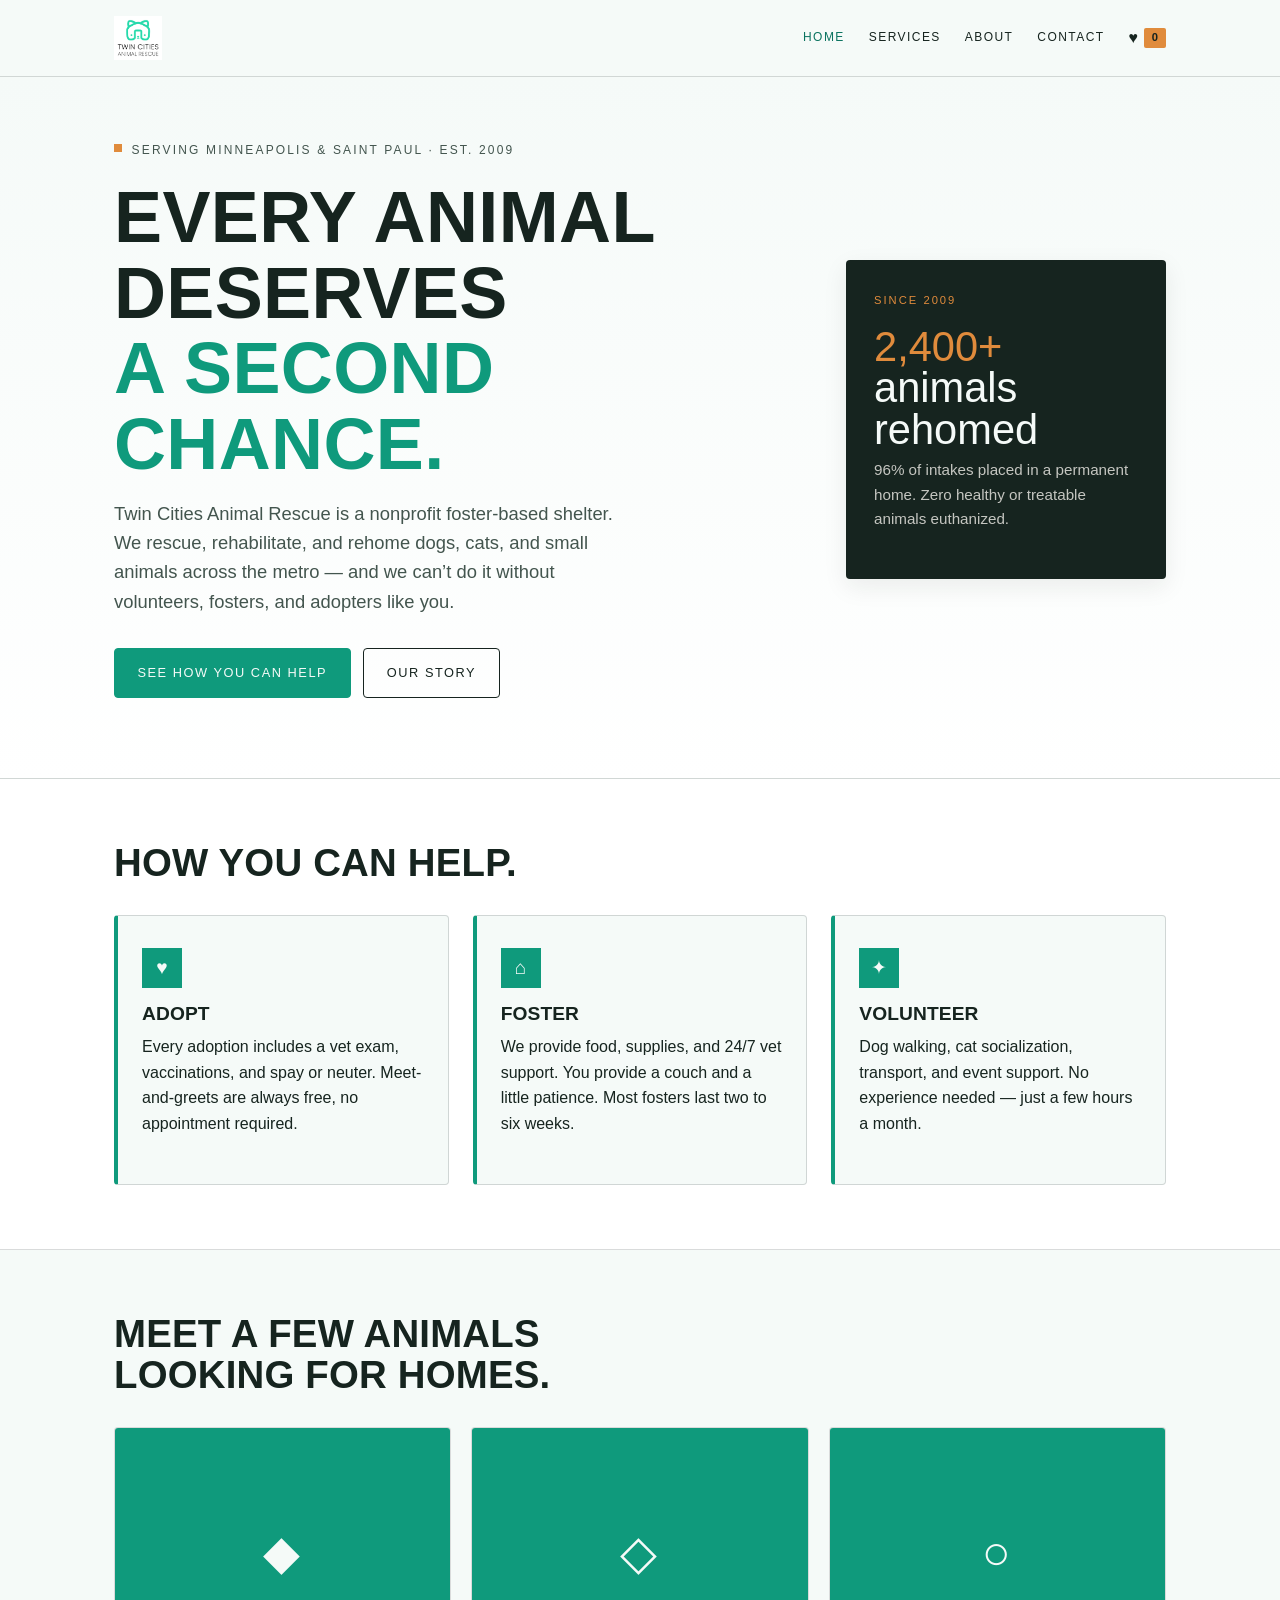
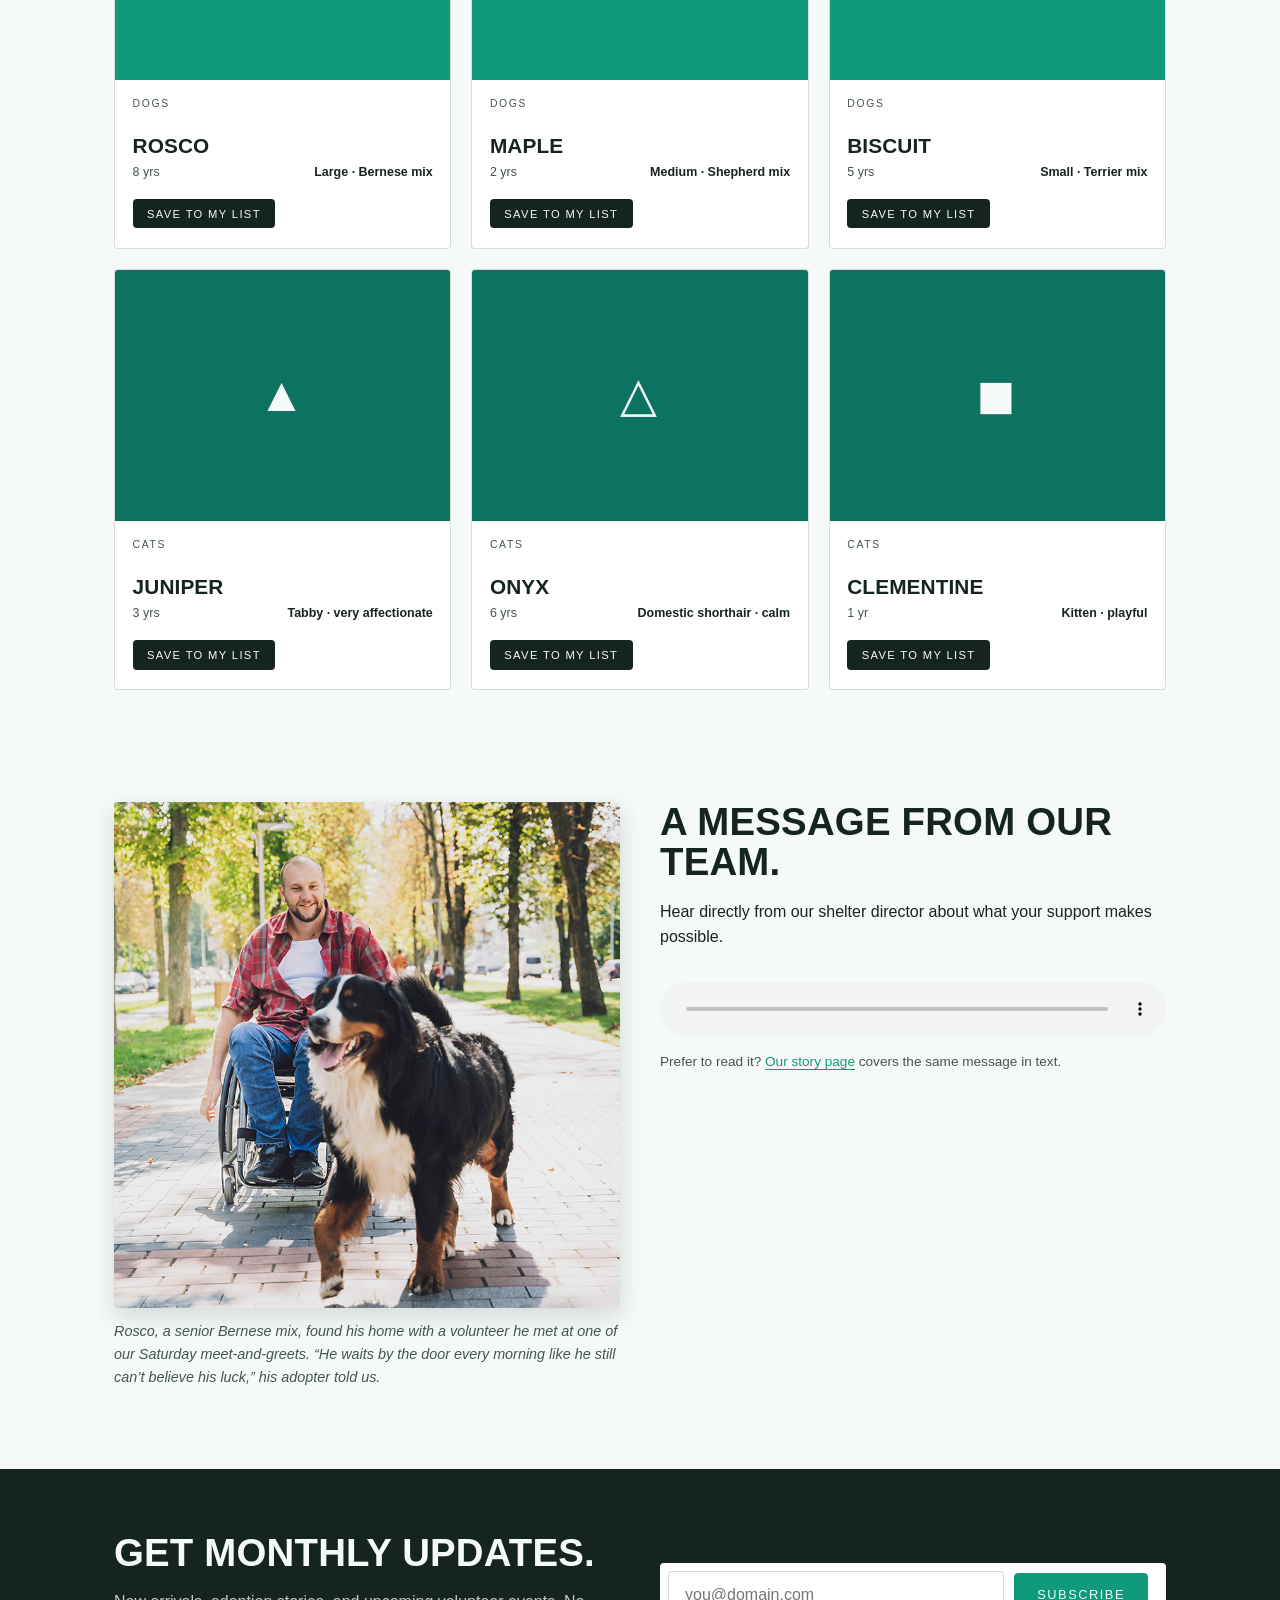
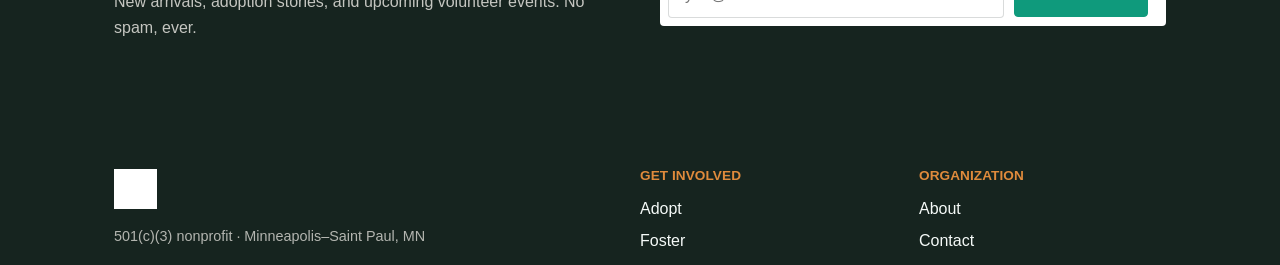
<file: index.html>
<!DOCTYPE html>
<html lang="en">
<head>
    <meta charset="UTF-8">
    <meta name="viewport" content="width=device-width, initial-scale=1.0">
    <meta name="description" content="Twin Cities Animal Rescue — a nonprofit finding loving homes for dogs, cats, and small animals across the Twin Cities. Adopt, foster, or volunteer today.">
    <title>Twin Cities Animal Rescue — Adopt, Foster, Volunteer</title>
    <link rel="stylesheet" href="styles.css">
</head>
<body>
    <a class="skip-link" href="#main">Skip to main content</a>

    <header class="site-header" role="banner">
        <div class="container header-inner">
            <a class="brand" href="index.html" aria-label="Twin Cities Animal Rescue home">
                <img class="brand-logo" src="assets/rescue-logo.png" alt="Twin Cities Animal Rescue logo">
            </a>

            <button class="nav-toggle" id="nav-toggle" aria-label="Toggle navigation" aria-expanded="false" aria-controls="primary-nav">
                <span></span><span></span><span></span>
            </button>

            <nav class="primary-nav" id="primary-nav" aria-label="Primary">
                <a href="index.html" class="nav-link is-current">Home</a>
                <a href="services.html" class="nav-link">Services</a>
                <a href="about.html" class="nav-link">About</a>
                <a href="contact.html" class="nav-link">Contact</a>
                <a href="#interest" class="nav-cart" aria-label="Saved interests, 0 items">
                    <span class="cart-icon" aria-hidden="true">♥</span>
                    <span class="cart-count" id="cart-count">0</span>
                </a>
            </nav>
        </div>
    </header>

    <main id="main">
        <section class="hero" aria-labelledby="hero-heading">
            <div class="container hero-grid">
                <div class="hero-copy">
                    <p class="kicker">Serving Minneapolis &amp; Saint Paul · Est. 2009</p>
                    <h1 id="hero-heading">Every animal deserves<br><span class="accent">a second chance.</span></h1>
                    <p class="hero-lede">Twin Cities Animal Rescue is a nonprofit foster-based shelter. We rescue, rehabilitate, and rehome dogs, cats, and small animals across the metro — and we can&#8217;t do it without volunteers, fosters, and adopters like you.</p>
                    <div class="hero-actions">
                        <a class="btn btn-primary" href="services.html">See how you can help</a>
                        <a class="btn btn-ghost" href="about.html">Our story</a>
                    </div>
                </div>
                <aside class="hero-card" aria-label="Impact summary">
                    <p class="card-eyebrow">Since 2009</p>
                    <p class="card-stat"><span class="stat-num">2,400+</span> animals rehomed</p>
                    <p class="card-detail">96% of intakes placed in a permanent home. Zero healthy or treatable animals euthanized.</p>
                </aside>
            </div>
        </section>

        <section class="features" aria-labelledby="features-heading">
            <div class="container">
                <h2 id="features-heading" class="section-title">How you can help.</h2>
                <ul class="feature-grid">
                    <li class="feature">
                        <span class="feature-icon" aria-hidden="true">♥</span>
                        <h3>Adopt</h3>
                        <p>Every adoption includes a vet exam, vaccinations, and spay or neuter. Meet-and-greets are always free, no appointment required.</p>
                    </li>
                    <li class="feature">
                        <span class="feature-icon" aria-hidden="true">⌂</span>
                        <h3>Foster</h3>
                        <p>We provide food, supplies, and 24/7 vet support. You provide a couch and a little patience. Most fosters last two to six weeks.</p>
                    </li>
                    <li class="feature">
                        <span class="feature-icon" aria-hidden="true">✦</span>
                        <h3>Volunteer</h3>
                        <p>Dog walking, cat socialization, transport, and event support. No experience needed &#8212; just a few hours a month.</p>
                    </li>
                </ul>
            </div>
        </section>

        <section class="featured" aria-labelledby="featured-heading">
            <div class="container">
                <h2 id="featured-heading" class="section-title">Meet a few animals looking for homes.</h2>
                <div class="product-grid" id="featured-pets">
                    <!-- populated by main.js -->
                </div>
            </div>
        </section>

        <section class="spotlight" aria-labelledby="spotlight-heading">
            <div class="container spotlight-grid">
                <figure class="spotlight-figure">
                    <picture>
                        <source media="(min-width: 860px)" srcset="assets/rescue-feature-large.png">
                        <img src="assets/rescue-feature-small.png" alt="A smiling volunteer in a wheelchair walks alongside a large, happy Bernese Mountain Dog on a tree-lined path." loading="lazy">
                    </picture>
                    <figcaption>Rosco, a senior Bernese mix, found his home with a volunteer he met at one of our Saturday meet-and-greets. &#8220;He waits by the door every morning like he still can&#8217;t believe his luck,&#8221; his adopter told us.</figcaption>
                </figure>
                <div class="spotlight-copy">
                    <h2 id="spotlight-heading">A message from our team.</h2>
                    <p>Hear directly from our shelter director about what your support makes possible.</p>
                    <audio controls preload="none" src="assets/rescue-message.mp3">
                        Your browser does not support the audio element.
                        <a href="assets/rescue-message.mp3">Download the audio message</a> instead.
                    </audio>
                    <p class="audio-fallback">Prefer to read it? <a href="about.html">Our story page</a> covers the same message in text.</p>
                </div>
            </div>
        </section>

        <section class="newsletter" aria-labelledby="newsletter-heading">
            <div class="container newsletter-inner">
                <div>
                    <h2 id="newsletter-heading">Get monthly updates.</h2>
                    <p>New arrivals, adoption stories, and upcoming volunteer events. No spam, ever.</p>
                </div>
                <form class="newsletter-form" id="newsletter-form" novalidate>
                    <label class="visually-hidden" for="newsletter-email">Email address</label>
                    <input type="email" id="newsletter-email" name="email" placeholder="you@domain.com" required aria-describedby="newsletter-help">
                    <button type="submit" class="btn btn-primary">Subscribe</button>
                    <p class="form-help" id="newsletter-help" aria-live="polite"></p>
                </form>
            </div>
        </section>
    </main>

    <footer class="site-footer" role="contentinfo">
        <div class="container footer-grid">
            <div>
                <p class="brand brand-footer"><img class="brand-logo brand-logo-footer" src="assets/rescue-logo.png" alt="Twin Cities Animal Rescue logo"></p>
                <p class="footer-note">501(c)(3) nonprofit · Minneapolis&#8211;Saint Paul, MN</p>
            </div>
            <nav aria-label="Footer">
                <h3>Get Involved</h3>
                <ul>
                    <li><a href="services.html">Adopt</a></li>
                    <li><a href="services.html#foster">Foster</a></li>
                    <li><a href="services.html#volunteer">Volunteer</a></li>
                </ul>
            </nav>
            <nav aria-label="Company">
                <h3>Organization</h3>
                <ul>
                    <li><a href="about.html">About</a></li>
                    <li><a href="contact.html">Contact</a></li>
                    <li><a href="#">Annual report</a></li>
                    <li><a href="#">Partner shelters</a></li>
                </ul>
            </nav>
        </div>
        <p class="footer-legal">&copy; 2026 Twin Cities Animal Rescue. All rights reserved.</p>
    </footer>

    <script src="main.js" defer></script>
</body>
</html>
</file>
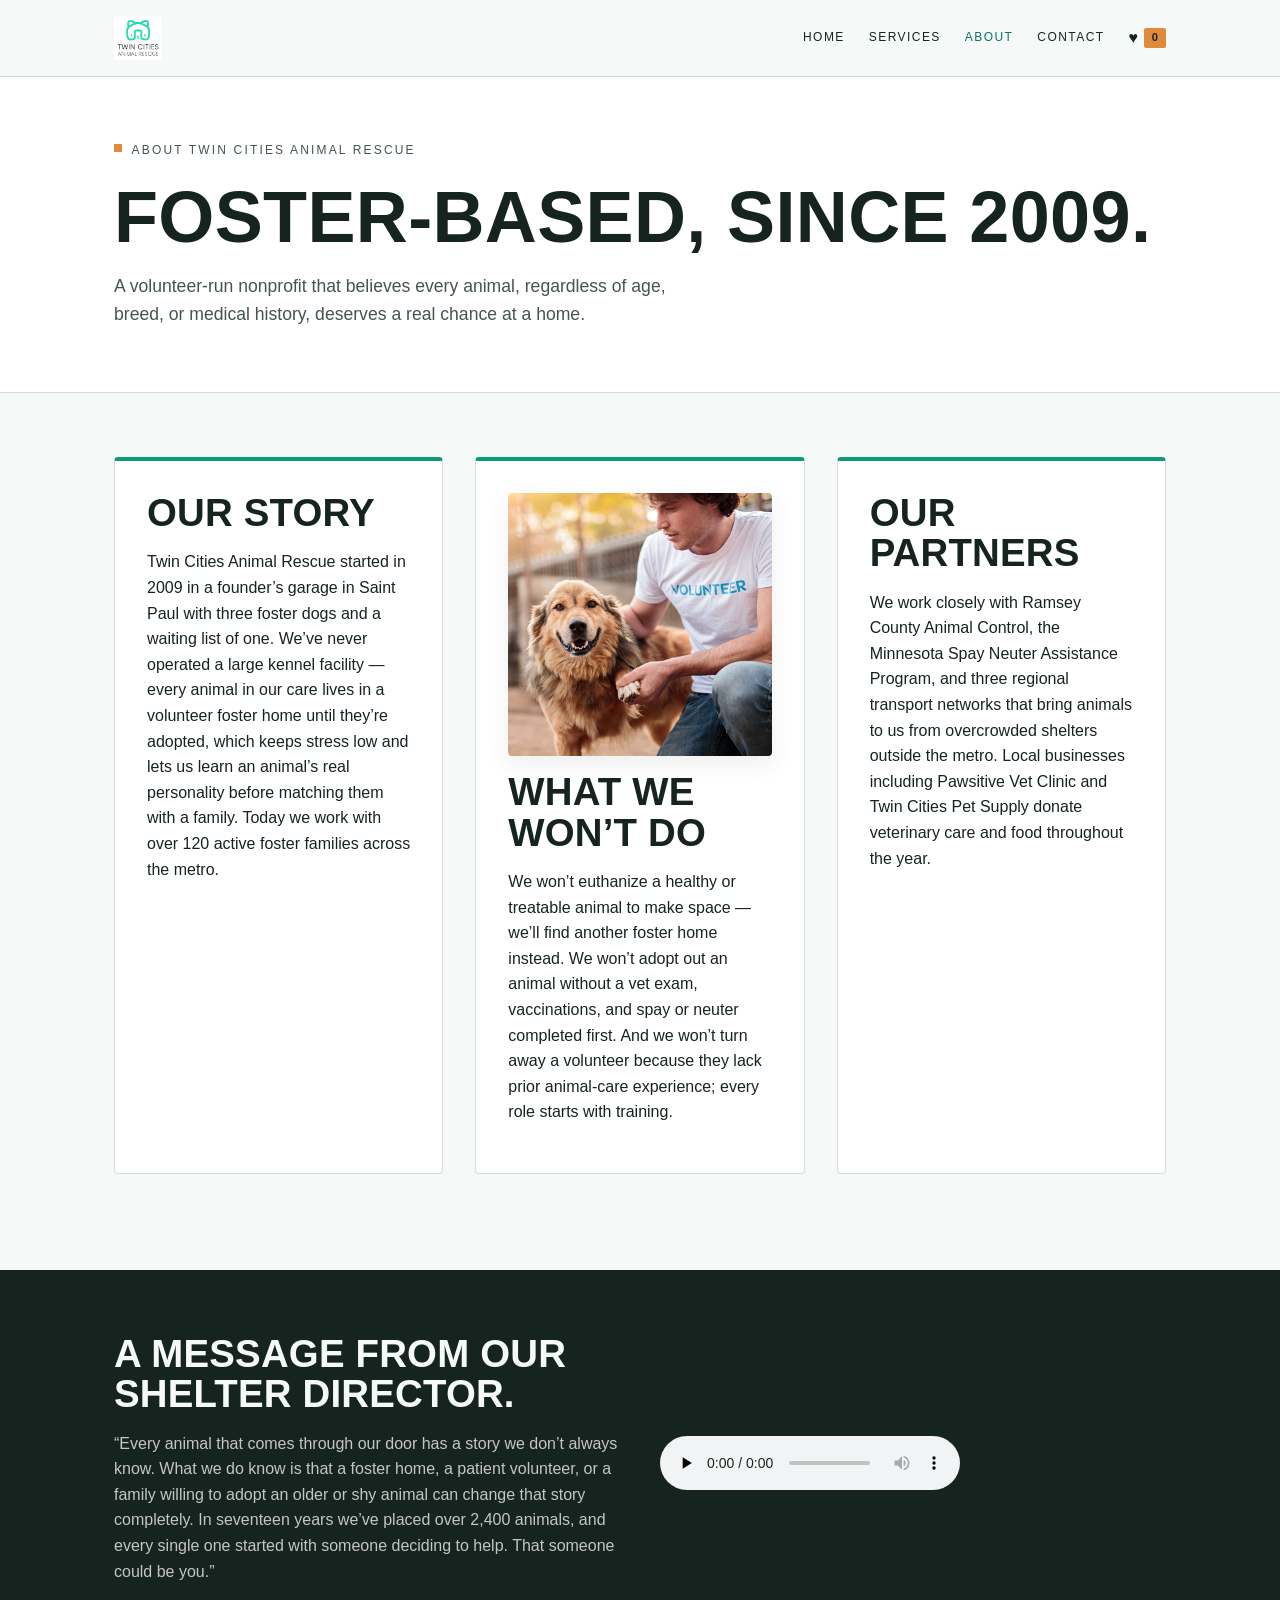
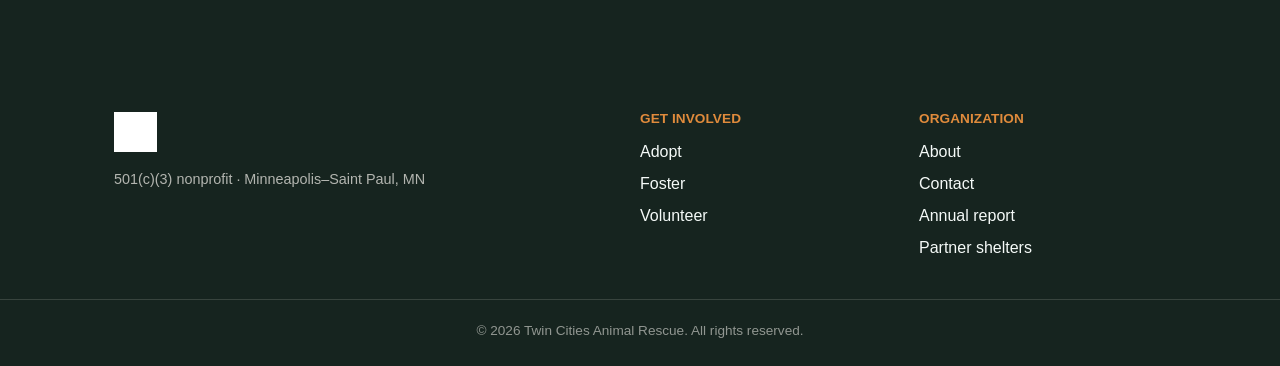
<file: about.html>
<!DOCTYPE html>
<html lang="en">
<head>
    <meta charset="UTF-8">
    <meta name="viewport" content="width=device-width, initial-scale=1.0">
    <title>About · Twin Cities Animal Rescue</title>
    <link rel="stylesheet" href="styles.css">
</head>
<body>
    <a class="skip-link" href="#main">Skip to main content</a>

    <header class="site-header" role="banner">
        <div class="container header-inner">
            <a class="brand" href="index.html" aria-label="Twin Cities Animal Rescue home">
                <img class="brand-logo" src="assets/rescue-logo.png" alt="Twin Cities Animal Rescue logo">
            </a>
            <button class="nav-toggle" id="nav-toggle" aria-label="Toggle navigation" aria-expanded="false" aria-controls="primary-nav">
                <span></span><span></span><span></span>
            </button>
            <nav class="primary-nav" id="primary-nav" aria-label="Primary">
                <a href="index.html" class="nav-link">Home</a>
                <a href="services.html" class="nav-link">Services</a>
                <a href="about.html" class="nav-link is-current">About</a>
                <a href="contact.html" class="nav-link">Contact</a>
                <a href="#interest" class="nav-cart" aria-label="Saved interests, 0 items">
                    <span class="cart-icon" aria-hidden="true">♥</span>
                    <span class="cart-count" id="cart-count">0</span>
                </a>
            </nav>
        </div>
    </header>

    <main id="main">
        <section class="page-header">
            <div class="container">
                <p class="kicker">About Twin Cities Animal Rescue</p>
                <h1>Foster-based, since 2009.</h1>
                <p class="page-lede">A volunteer-run nonprofit that believes every animal, regardless of age, breed, or medical history, deserves a real chance at a home.</p>
            </div>
        </section>

        <section class="about">
            <div class="container about-grid">
                <div class="about-block">
                    <h2>Our story</h2>
                    <p>Twin Cities Animal Rescue started in 2009 in a founder&#8217;s garage in Saint Paul with three foster dogs and a waiting list of one. We&#8217;ve never operated a large kennel facility &#8212; every animal in our care lives in a volunteer foster home until they&#8217;re adopted, which keeps stress low and lets us learn an animal&#8217;s real personality before matching them with a family. Today we work with over 120 active foster families across the metro.</p>
                </div>
                <div class="about-block">
                    <img class="about-photo" src="assets/rescue-volunteer.png" alt="A volunteer wearing a shirt that reads VOLUNTEER crouches to shake hands with a happy, smiling dog outdoors.">
                    <h2>What we won&#8217;t do</h2>
                    <p>We won&#8217;t euthanize a healthy or treatable animal to make space &#8212; we&#8217;ll find another foster home instead. We won&#8217;t adopt out an animal without a vet exam, vaccinations, and spay or neuter completed first. And we won&#8217;t turn away a volunteer because they lack prior animal-care experience; every role starts with training.</p>
                </div>
                <div class="about-block">
                    <h2>Our partners</h2>
                    <p>We work closely with Ramsey County Animal Control, the Minnesota Spay Neuter Assistance Program, and three regional transport networks that bring animals to us from overcrowded shelters outside the metro. Local businesses including Pawsitive Vet Clinic and Twin Cities Pet Supply donate veterinary care and food throughout the year.</p>
                </div>
            </div>
        </section>

        <section class="newsletter" aria-labelledby="message-heading">
            <div class="container newsletter-inner">
                <div>
                    <h2 id="message-heading">A message from our shelter director.</h2>
                    <p>&#8220;Every animal that comes through our door has a story we don&#8217;t always know. What we do know is that a foster home, a patient volunteer, or a family willing to adopt an older or shy animal can change that story completely. In seventeen years we&#8217;ve placed over 2,400 animals, and every single one started with someone deciding to help. That someone could be you.&#8221;</p>
                </div>
                <div>
                    <audio controls preload="none" src="assets/rescue-message.mp3">
                        Your browser does not support the audio element.
                        <a href="assets/rescue-message.mp3">Download the audio message</a> instead.
                    </audio>
                </div>
            </div>
        </section>
    </main>

    <footer class="site-footer" role="contentinfo">
        <div class="container footer-grid">
            <div>
                <p class="brand brand-footer"><img class="brand-logo brand-logo-footer" src="assets/rescue-logo.png" alt="Twin Cities Animal Rescue logo"></p>
                <p class="footer-note">501(c)(3) nonprofit · Minneapolis&#8211;Saint Paul, MN</p>
            </div>
            <nav aria-label="Footer">
                <h3>Get Involved</h3>
                <ul>
                    <li><a href="services.html">Adopt</a></li>
                    <li><a href="services.html#foster">Foster</a></li>
                    <li><a href="services.html#volunteer">Volunteer</a></li>
                </ul>
            </nav>
            <nav aria-label="Company">
                <h3>Organization</h3>
                <ul>
                    <li><a href="about.html">About</a></li>
                    <li><a href="contact.html">Contact</a></li>
                    <li><a href="#">Annual report</a></li>
                    <li><a href="#">Partner shelters</a></li>
                </ul>
            </nav>
        </div>
        <p class="footer-legal">&copy; 2026 Twin Cities Animal Rescue. All rights reserved.</p>
    </footer>

    <script src="main.js" defer></script>
</body>
</html>
</file>
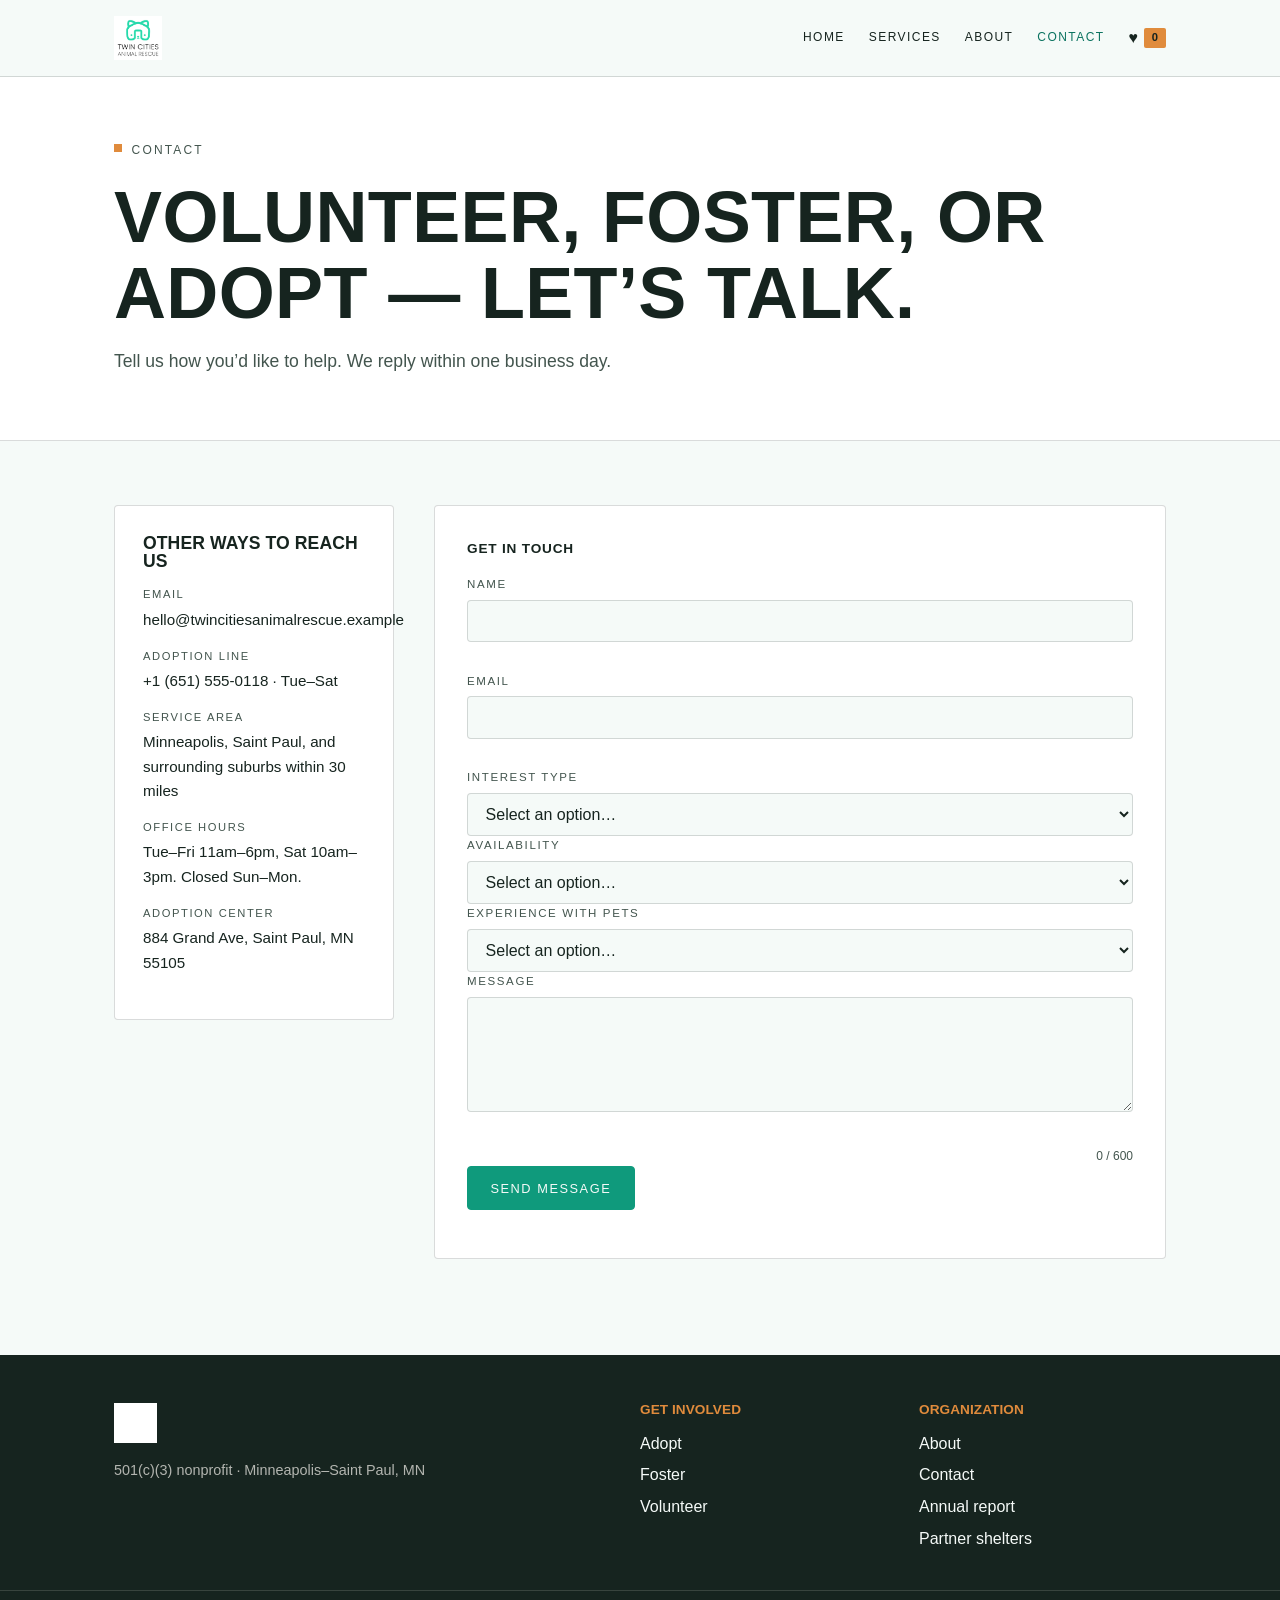
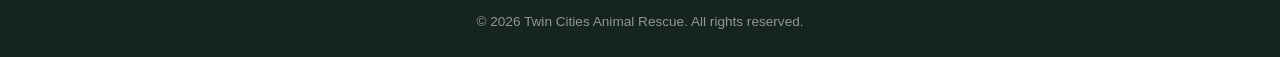
<file: contact.html>
<!DOCTYPE html>
<html lang="en">
<head>
    <meta charset="UTF-8">
    <meta name="viewport" content="width=device-width, initial-scale=1.0">
    <title>Contact · Twin Cities Animal Rescue</title>
    <link rel="stylesheet" href="styles.css">
</head>
<body>
    <a class="skip-link" href="#main">Skip to main content</a>

    <header class="site-header" role="banner">
        <div class="container header-inner">
            <a class="brand" href="index.html" aria-label="Twin Cities Animal Rescue home">
                <img class="brand-logo" src="assets/rescue-logo.png" alt="Twin Cities Animal Rescue logo">
            </a>
            <button class="nav-toggle" id="nav-toggle" aria-label="Toggle navigation" aria-expanded="false" aria-controls="primary-nav">
                <span></span><span></span><span></span>
            </button>
            <nav class="primary-nav" id="primary-nav" aria-label="Primary">
                <a href="index.html" class="nav-link">Home</a>
                <a href="services.html" class="nav-link">Services</a>
                <a href="about.html" class="nav-link">About</a>
                <a href="contact.html" class="nav-link is-current">Contact</a>
                <a href="#interest" class="nav-cart" aria-label="Saved interests, 0 items">
                    <span class="cart-icon" aria-hidden="true">♥</span>
                    <span class="cart-count" id="cart-count">0</span>
                </a>
            </nav>
        </div>
    </header>

    <main id="main">
        <section class="page-header">
            <div class="container">
                <p class="kicker">Contact</p>
                <h1>Volunteer, foster, or adopt &#8212; let&#8217;s talk.</h1>
                <p class="page-lede">Tell us how you&#8217;d like to help. We reply within one business day.</p>
            </div>
        </section>

        <section class="contact">
            <div class="container contact-grid">
                <aside class="contact-info">
                    <h2>Other ways to reach us</h2>
                    <dl class="contact-list">
                        <div><dt>Email</dt><dd>hello@twincitiesanimalrescue.example</dd></div>
                        <div><dt>Adoption line</dt><dd>+1 (651) 555-0118 · Tue&#8211;Sat</dd></div>
                        <div><dt>Service area</dt><dd>Minneapolis, Saint Paul, and surrounding suburbs within 30 miles</dd></div>
                        <div><dt>Office hours</dt><dd>Tue&#8211;Fri 11am&#8211;6pm, Sat 10am&#8211;3pm. Closed Sun&#8211;Mon.</dd></div>
                        <div><dt>Adoption center</dt><dd>884 Grand Ave, Saint Paul, MN 55105</dd></div>
                    </dl>
                </aside>

                <form class="contact-form" id="contact-form" novalidate>
                    <fieldset class="contact-fieldset">
                    <legend>Get in touch</legend>
                    <div class="form-row">
                        <label for="contact-name">Name</label>
                        <input type="text" id="contact-name" name="name" required minlength="2" aria-describedby="contact-name-help">
                        <p class="form-help" id="contact-name-help" aria-live="polite"></p>
                    </div>
                    <div class="form-row">
                        <label for="contact-email">Email</label>
                        <input type="email" id="contact-email" name="email" required aria-describedby="contact-email-help">
                        <p class="form-help" id="contact-email-help" aria-live="polite"></p>
                    </div>
                    <div class="form-row">
                        <label for="contact-topic">Interest type</label>
                        <select id="contact-topic" name="topic" required>
                            <option value="">Select an option&#8230;</option>
                            <option value="adopt">Adoption information</option>
                            <option value="foster">Foster</option>
                            <option value="volunteer">Volunteer</option>
                        </select>
                    </div>
                    <div class="form-row">
                        <label for="contact-availability">Availability</label>
                        <select id="contact-availability" name="availability">
                            <option value="">Select an option&#8230;</option>
                            <option value="weekday">Weekdays</option>
                            <option value="weekend">Weekends</option>
                            <option value="evenings">Evenings</option>
                            <option value="flexible">Flexible</option>
                        </select>
                    </div>
                    <div class="form-row">
                        <label for="contact-experience">Experience with pets</label>
                        <select id="contact-experience" name="experience">
                            <option value="">Select an option&#8230;</option>
                            <option value="first-time">First-time pet owner</option>
                            <option value="some">Some experience</option>
                            <option value="experienced">Experienced (current or past pet owner)</option>
                        </select>
                    </div>
                    <div class="form-row">
                        <label for="contact-message">Message</label>
                        <textarea id="contact-message" name="message" rows="5" required minlength="10" aria-describedby="contact-message-help"></textarea>
                        <p class="form-help" id="contact-message-help" aria-live="polite"></p>
                        <p class="char-count" id="char-count" aria-live="polite">0 / 600</p>
                    </div>
                    <button type="submit" class="btn btn-primary">Send message</button>
                    <p class="form-status" id="contact-status" role="status" aria-live="polite"></p>
                    </fieldset>
                </form>
            </div>
        </section>
    </main>

    <footer class="site-footer" role="contentinfo">
        <div class="container footer-grid">
            <div>
                <p class="brand brand-footer"><img class="brand-logo brand-logo-footer" src="assets/rescue-logo.png" alt="Twin Cities Animal Rescue logo"></p>
                <p class="footer-note">501(c)(3) nonprofit · Minneapolis&#8211;Saint Paul, MN</p>
            </div>
            <nav aria-label="Footer">
                <h3>Get Involved</h3>
                <ul>
                    <li><a href="services.html">Adopt</a></li>
                    <li><a href="services.html#foster">Foster</a></li>
                    <li><a href="services.html#volunteer">Volunteer</a></li>
                </ul>
            </nav>
            <nav aria-label="Company">
                <h3>Organization</h3>
                <ul>
                    <li><a href="about.html">About</a></li>
                    <li><a href="contact.html">Contact</a></li>
                    <li><a href="#">Annual report</a></li>
                    <li><a href="#">Partner shelters</a></li>
                </ul>
            </nav>
        </div>
        <p class="footer-legal">&copy; 2026 Twin Cities Animal Rescue. All rights reserved.</p>
    </footer>

    <script src="main.js" defer></script>
</body>
</html>
</file>
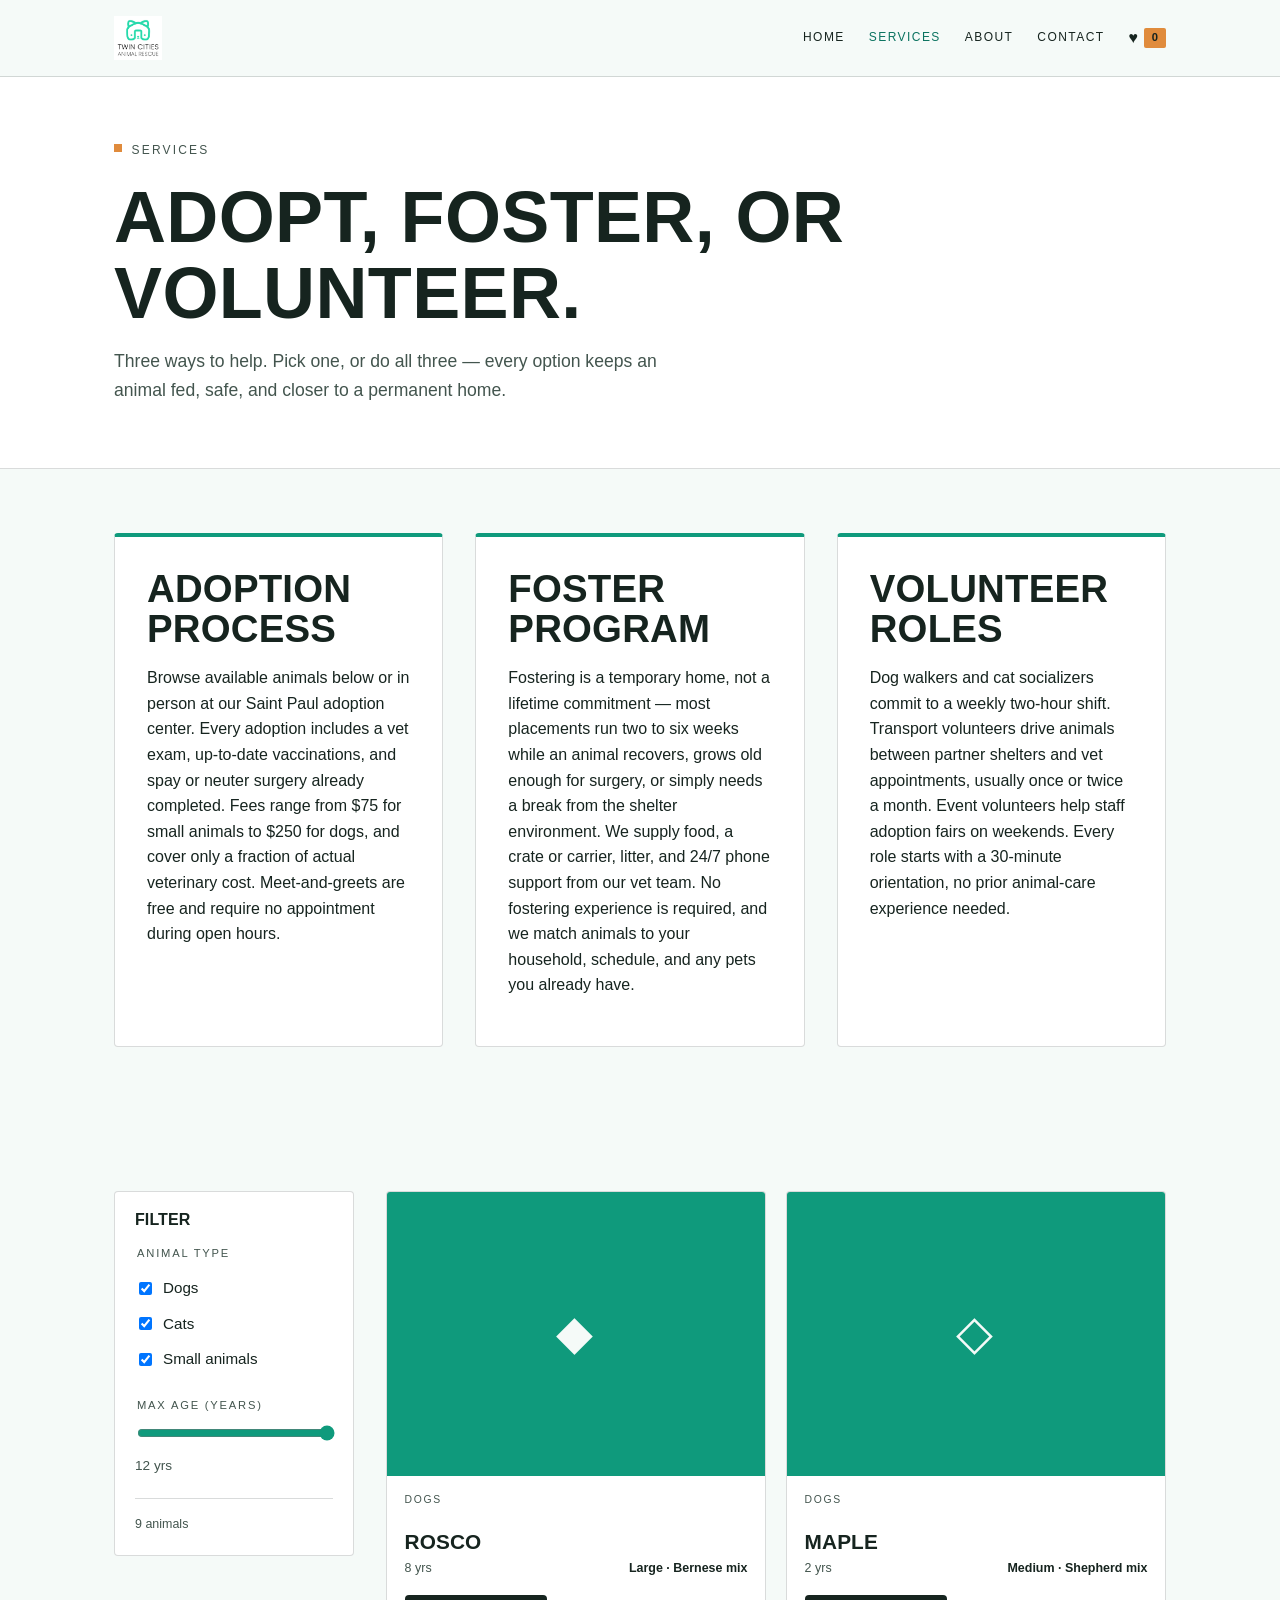
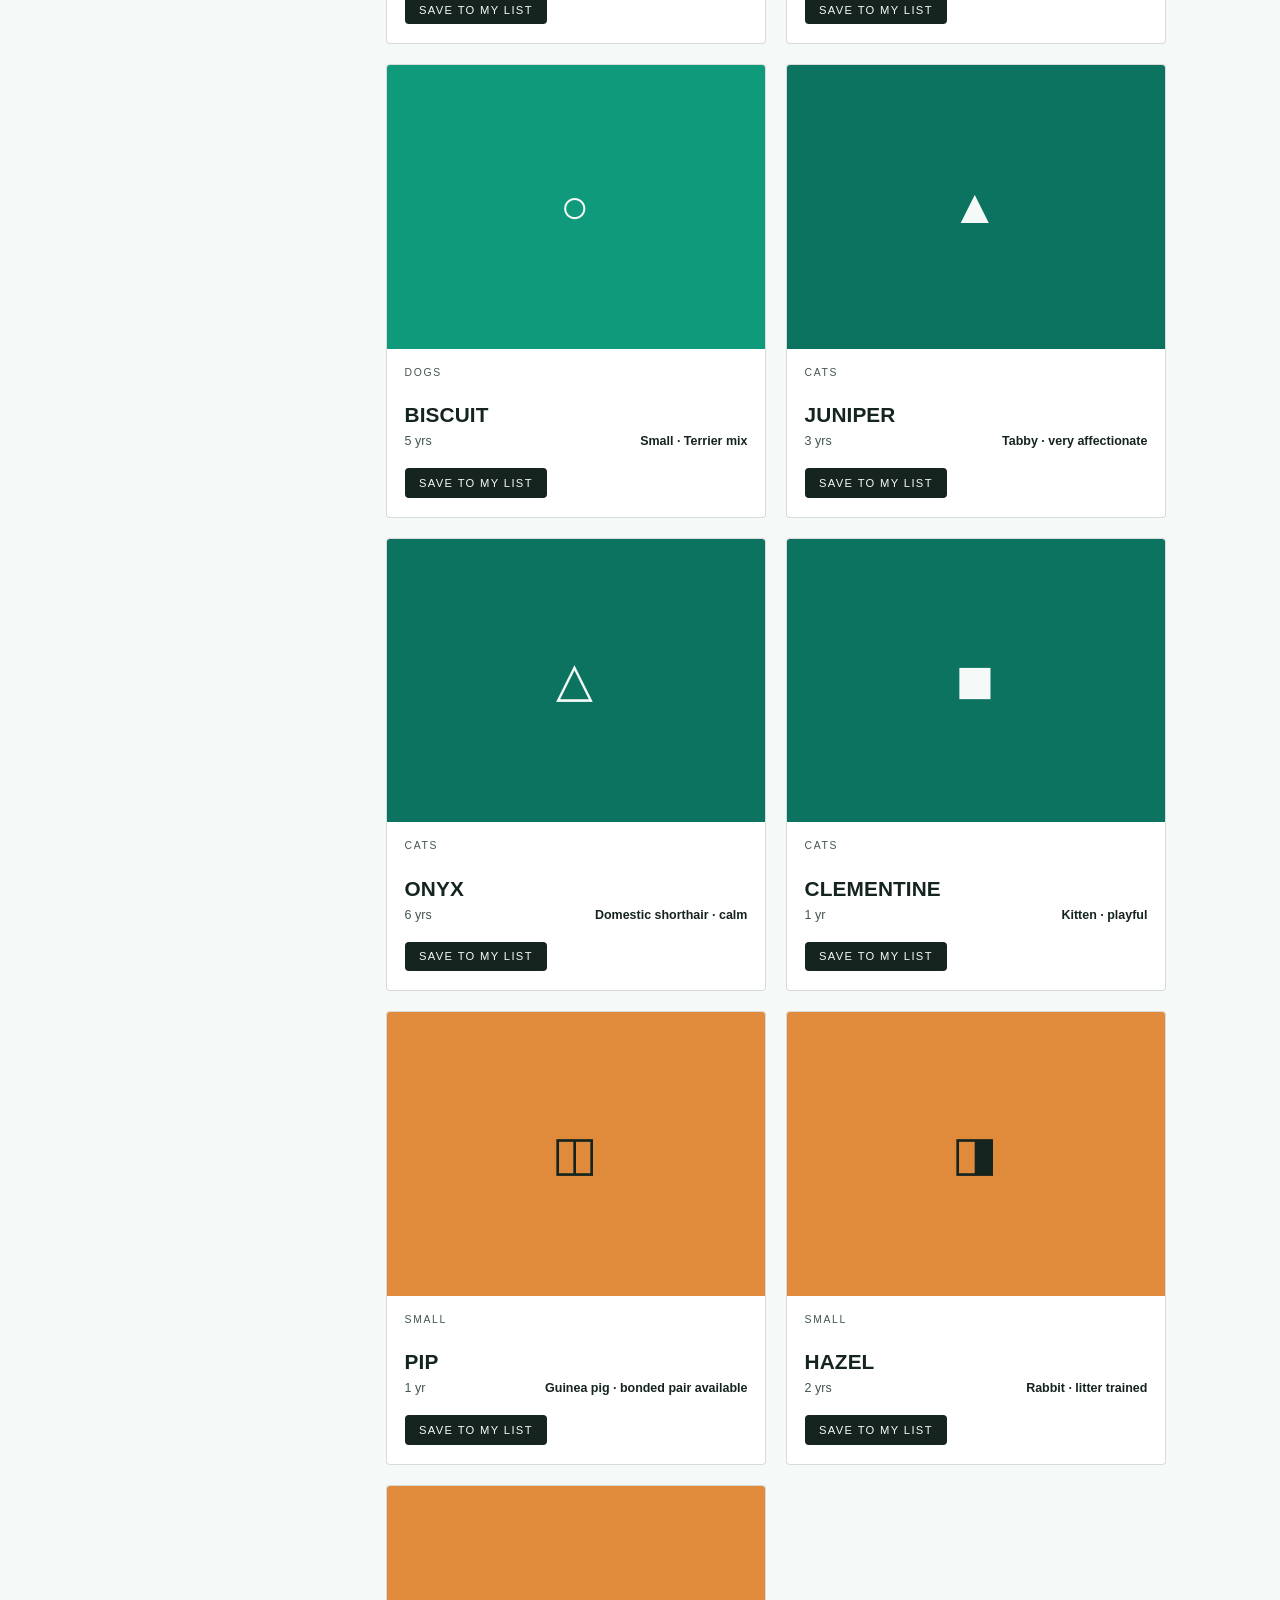
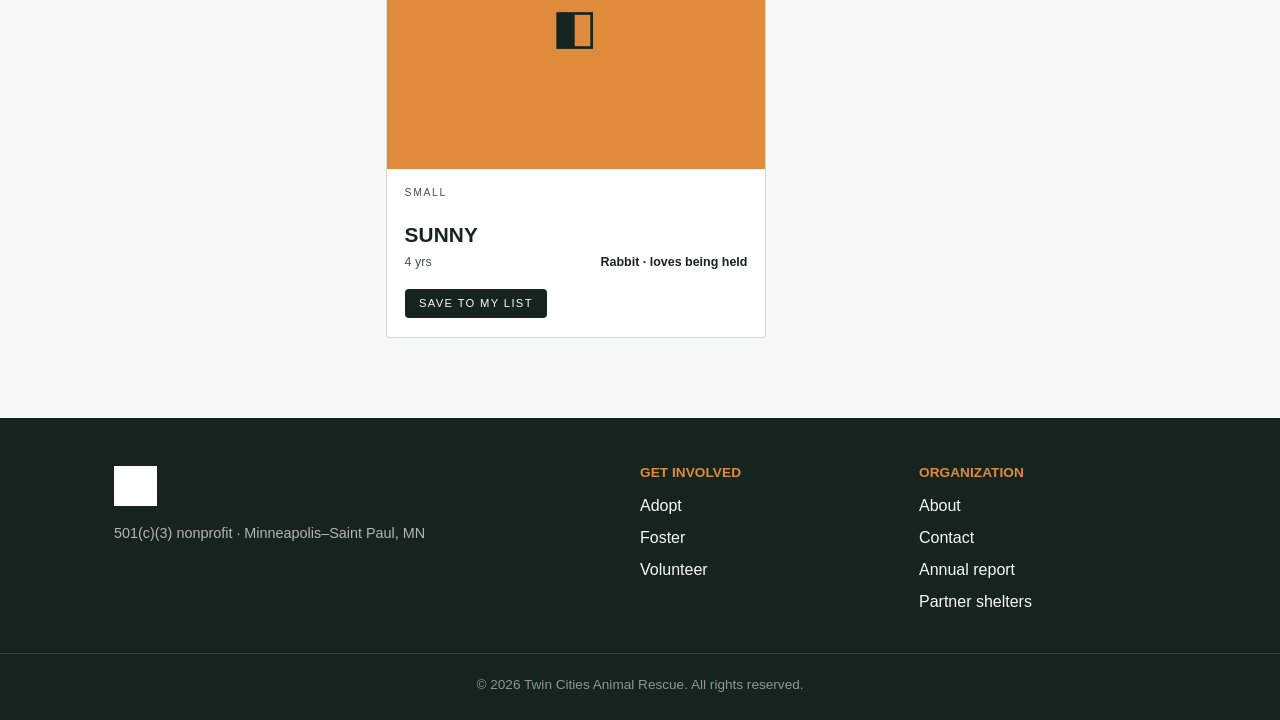
<file: services.html>
<!DOCTYPE html>
<html lang="en">
<head>
    <meta charset="UTF-8">
    <meta name="viewport" content="width=device-width, initial-scale=1.0">
    <title>Services · Twin Cities Animal Rescue</title>
    <link rel="stylesheet" href="styles.css">
</head>
<body>
    <a class="skip-link" href="#main">Skip to main content</a>

    <header class="site-header" role="banner">
        <div class="container header-inner">
            <a class="brand" href="index.html" aria-label="Twin Cities Animal Rescue home">
                <img class="brand-logo" src="assets/rescue-logo.png" alt="Twin Cities Animal Rescue logo">
            </a>
            <button class="nav-toggle" id="nav-toggle" aria-label="Toggle navigation" aria-expanded="false" aria-controls="primary-nav">
                <span></span><span></span><span></span>
            </button>
            <nav class="primary-nav" id="primary-nav" aria-label="Primary">
                <a href="index.html" class="nav-link">Home</a>
                <a href="services.html" class="nav-link is-current">Services</a>
                <a href="about.html" class="nav-link">About</a>
                <a href="contact.html" class="nav-link">Contact</a>
                <a href="#interest" class="nav-cart" aria-label="Saved interests, 0 items">
                    <span class="cart-icon" aria-hidden="true">♥</span>
                    <span class="cart-count" id="cart-count">0</span>
                </a>
            </nav>
        </div>
    </header>

    <main id="main">
        <section class="page-header">
            <div class="container">
                <p class="kicker">Services</p>
                <h1>Adopt, foster, or volunteer.</h1>
                <p class="page-lede">Three ways to help. Pick one, or do all three &#8212; every option keeps an animal fed, safe, and closer to a permanent home.</p>
            </div>
        </section>

        <section id="adopt" class="about">
            <div class="container about-grid">
                <div class="about-block">
                    <h2>Adoption process</h2>
                    <p>Browse available animals below or in person at our Saint Paul adoption center. Every adoption includes a vet exam, up-to-date vaccinations, and spay or neuter surgery already completed. Fees range from $75 for small animals to $250 for dogs, and cover only a fraction of actual veterinary cost. Meet-and-greets are free and require no appointment during open hours.</p>
                </div>
                <div id="foster" class="about-block">
                    <h2>Foster program</h2>
                    <p>Fostering is a temporary home, not a lifetime commitment &#8212; most placements run two to six weeks while an animal recovers, grows old enough for surgery, or simply needs a break from the shelter environment. We supply food, a crate or carrier, litter, and 24/7 phone support from our vet team. No fostering experience is required, and we match animals to your household, schedule, and any pets you already have.</p>
                </div>
                <div id="volunteer" class="about-block">
                    <h2>Volunteer roles</h2>
                    <p>Dog walkers and cat socializers commit to a weekly two-hour shift. Transport volunteers drive animals between partner shelters and vet appointments, usually once or twice a month. Event volunteers help staff adoption fairs on weekends. Every role starts with a 30-minute orientation, no prior animal-care experience needed.</p>
                </div>
            </div>
        </section>

        <section class="shop">
            <div class="container shop-grid">
                <aside class="filters" aria-label="Filters">
                    <h2>Filter</h2>
                    <fieldset class="filter-group">
                        <legend>Animal type</legend>
                        <label><input type="checkbox" name="category" value="dogs" checked> Dogs</label>
                        <label><input type="checkbox" name="category" value="cats" checked> Cats</label>
                        <label><input type="checkbox" name="category" value="small" checked> Small animals</label>
                    </fieldset>
                    <fieldset class="filter-group">
                        <legend>Max age (years)</legend>
                        <input type="range" id="weight-max" min="0" max="12" step="1" value="12" aria-describedby="weight-max-out">
                        <output id="weight-max-out">12 yrs</output>
                    </fieldset>
                    <p class="result-count" id="result-count" aria-live="polite"></p>
                </aside>

                <div class="product-grid" id="shop-products">
                    <!-- populated by main.js -->
                </div>
            </div>
        </section>
    </main>

    <footer class="site-footer" role="contentinfo">
        <div class="container footer-grid">
            <div>
                <p class="brand brand-footer"><img class="brand-logo brand-logo-footer" src="assets/rescue-logo.png" alt="Twin Cities Animal Rescue logo"></p>
                <p class="footer-note">501(c)(3) nonprofit · Minneapolis&#8211;Saint Paul, MN</p>
            </div>
            <nav aria-label="Footer">
                <h3>Get Involved</h3>
                <ul>
                    <li><a href="services.html">Adopt</a></li>
                    <li><a href="services.html#foster">Foster</a></li>
                    <li><a href="services.html#volunteer">Volunteer</a></li>
                </ul>
            </nav>
            <nav aria-label="Company">
                <h3>Organization</h3>
                <ul>
                    <li><a href="about.html">About</a></li>
                    <li><a href="contact.html">Contact</a></li>
                    <li><a href="#">Annual report</a></li>
                    <li><a href="#">Partner shelters</a></li>
                </ul>
            </nav>
        </div>
        <p class="footer-legal">&copy; 2026 Twin Cities Animal Rescue. All rights reserved.</p>
    </footer>

    <script src="main.js" defer></script>
</body>
</html>
</file>
<file: styles.css>
/* Twin Cities Animal Rescue — stylesheet */

:root {
    --bg: #f5faf8;
    --paper: #ffffff;
    --ink: #16241f;
    --ink-soft: #43554e;
    --line: rgba(22, 36, 31, 0.16);
    --pine: #0f9a7c;
    --pine-dark: #0b7360;
    --amber: #e08b3c;
    --rust: #e08b3c;
    --error: #9c4212;
    --shadow: 0 8px 24px rgba(22, 36, 31, 0.08);
    --radius: 4px;
    --max: 1100px;
    --font-display: "Big Shoulders Display", "Arial Narrow", sans-serif;
    --font-body: "Instrument Sans", -apple-system, BlinkMacSystemFont, "Segoe UI", sans-serif;
}

* { box-sizing: border-box; }

html { scroll-behavior: smooth; }

body {
    margin: 0;
    font-family: var(--font-body);
    color: var(--ink);
    background: var(--bg);
    line-height: 1.6;
    -webkit-font-smoothing: antialiased;
}

.container {
    max-width: var(--max);
    margin: 0 auto;
    padding: 0 1.5rem;
}

h1, h2, h3 {
    font-family: var(--font-display);
    font-weight: 800;
    line-height: 1.05;
    letter-spacing: 0.005em;
    text-transform: uppercase;
    margin: 0 0 1rem;
}

h1 { font-size: clamp(2rem, 9vw, 4.5rem); overflow-wrap: break-word; }
h2 { font-size: clamp(1.8rem, 3vw, 2.6rem); }
h3 { font-size: 1.2rem; }

p { margin: 0 0 1rem; }

a { color: var(--pine); text-decoration: underline; text-underline-offset: 3px; }
a:hover { color: var(--pine-dark); }

.skip-link {
    position: absolute;
    top: -100px;
    left: 0;
    background: var(--ink);
    color: var(--bg);
    padding: 0.75rem 1rem;
    z-index: 999;
}
.skip-link:focus { top: 0; }

.visually-hidden {
    position: absolute;
    width: 1px; height: 1px;
    padding: 0; margin: -1px;
    overflow: hidden;
    clip: rect(0,0,0,0);
    border: 0;
}

/* Header */
.site-header {
    background: var(--bg);
    border-bottom: 1px solid var(--line);
    position: sticky;
    top: 0;
    z-index: 50;
}
.header-inner {
    display: flex;
    align-items: center;
    gap: 2rem;
    padding-top: 1rem;
    padding-bottom: 1rem;
}
.brand {
    display: inline-flex;
    align-items: center;
    gap: 0.6rem;
    text-decoration: none;
    color: var(--ink);
    font-family: var(--font-display);
    font-weight: 800;
    font-size: 1.3rem;
    text-transform: uppercase;
    letter-spacing: 0.04em;
}
.brand-mark {
    width: 28px; height: 28px;
    display: inline-grid; place-items: center;
    background: var(--pine);
    color: var(--bg);
    font-size: 1rem;
    border-radius: var(--radius);
}
.brand-sub {
    display: block;
    font-size: 0.6rem;
    font-weight: 500;
    color: var(--ink-soft);
    letter-spacing: 0.2em;
    margin-top: -2px;
}
.brand-text { display: flex; flex-direction: column; }
.brand-logo { height: 44px; width: auto; display: block; }
.brand-logo-footer { height: 40px; filter: brightness(0) invert(1); }

.primary-nav {
    display: none;
    position: absolute;
    top: 100%; left: 0; right: 0;
    background: var(--bg);
    flex-direction: column;
    align-items: stretch;
    gap: 0;
    padding: 0.5rem 1rem 1rem;
    border-bottom: 1px solid var(--line);
}
.primary-nav.is-open { display: flex; }
.primary-nav .nav-link { padding: 0.8rem 0; border-bottom: 1px solid var(--line); }
.nav-link {
    text-decoration: none;
    color: var(--ink);
    font-family: var(--font-body);
    font-size: 0.75rem;
    letter-spacing: 0.12em;
    text-transform: uppercase;
    padding: 0.4rem 0;
    border-bottom: 2px solid transparent;
}
.nav-link:hover { color: var(--pine); border-bottom-color: var(--pine); }
.nav-link.is-current { border-bottom-color: var(--amber); color: var(--pine-dark); }
.nav-cart {
    display: inline-flex; align-items: center; gap: 0.35rem;
    text-decoration: none;
    color: var(--ink);
    font-family: var(--font-body);
    font-size: 0.8rem;
}
.cart-icon { font-size: 1rem; }
.cart-count {
    background: var(--amber);
    color: var(--ink);
    padding: 0.05rem 0.4rem;
    border-radius: 2px;
    font-weight: 600;
    font-size: 0.7rem;
    min-width: 1.4rem; text-align: center;
}

.nav-toggle {
    display: flex;
    margin-left: auto;
    background: none;
    border: 0;
    cursor: pointer;
    padding: 0.5rem;
    flex-direction: column;
    gap: 4px;
}
.nav-toggle span {
    display: block; width: 22px; height: 2px;
    background: var(--ink);
}

/* Hero */
.hero {
    padding: 4rem 0 5rem;
    background:
        linear-gradient(180deg, var(--bg) 0%, var(--paper) 100%);
    border-bottom: 1px solid var(--line);
}
.hero-grid {
    display: grid;
    grid-template-columns: minmax(0, 1fr);
    gap: 3rem;
    align-items: center;
}
.hero-grid > * { min-width: 0; }
.kicker {
    font-family: var(--font-body);
    font-size: 0.75rem;
    letter-spacing: 0.18em;
    text-transform: uppercase;
    color: var(--ink-soft);
    margin-bottom: 1.25rem;
}
.kicker::before {
    content: '';
    display: inline-block;
    width: 8px; height: 8px;
    background: var(--amber);
    margin-right: 0.6rem;
    vertical-align: 2px;
}
.hero-lede {
    font-size: 1.15rem;
    color: var(--ink-soft);
    max-width: 50ch;
    margin-bottom: 2rem;
}
.accent { color: var(--pine); }
.hero-actions {
    display: flex; gap: 0.8rem; flex-wrap: wrap;
}
.hero-card {
    background: var(--ink);
    color: var(--bg);
    padding: 2rem 1.75rem;
    border-radius: var(--radius);
    box-shadow: var(--shadow);
}
.card-eyebrow {
    font-family: var(--font-body);
    font-size: 0.7rem;
    letter-spacing: 0.18em;
    text-transform: uppercase;
    color: var(--amber);
    margin-bottom: 1rem;
}
.card-stat { font-family: var(--font-display); font-size: 2.6rem; line-height: 1; margin-bottom: 0.5rem; }
.stat-num { color: var(--amber); }
.card-detail { font-size: 0.95rem; color: rgba(246, 244, 238, 0.78); }

/* Buttons */
.btn {
    display: inline-flex; align-items: center;
    padding: 0.85rem 1.4rem;
    font-family: var(--font-body);
    font-size: 0.8rem;
    letter-spacing: 0.12em;
    text-transform: uppercase;
    text-decoration: none;
    border: 1.5px solid var(--ink);
    border-radius: var(--radius);
    cursor: pointer;
    transition: background 0.15s, color 0.15s;
}
.btn-primary {
    background: var(--pine);
    color: var(--bg);
    border-color: var(--pine);
}
.btn-primary:hover { background: var(--pine-dark); border-color: var(--pine-dark); color: var(--bg); }
.btn-ghost { background: transparent; color: var(--ink); }
.btn-ghost:hover { background: var(--ink); color: var(--bg); }

/* Section base */
section { padding: 4rem 0; }
.section-title { max-width: 22ch; margin-bottom: 2rem; }

/* Features */
.features { background: var(--paper); border-bottom: 1px solid var(--line); }
.feature-grid {
    list-style: none;
    padding: 0; margin: 0;
    display: grid;
    grid-template-columns: repeat(auto-fit, minmax(260px, 1fr));
    gap: 1.5rem;
}
.feature {
    background: var(--bg);
    padding: 2rem 1.5rem;
    border: 1px solid var(--line);
    border-left: 4px solid var(--pine);
    border-radius: var(--radius);
}
.feature-icon {
    display: inline-grid; place-items: center;
    width: 40px; height: 40px;
    background: var(--pine);
    color: var(--bg);
    font-size: 1.2rem;
    margin-bottom: 1rem;
}
.feature h3 { margin-bottom: 0.6rem; }

/* Product grid */
.featured { background: var(--bg); }
.product-grid {
    display: grid;
    grid-template-columns: repeat(auto-fill, minmax(260px, 1fr));
    gap: 1.25rem;
}
.product {
    background: var(--paper);
    border: 1px solid var(--line);
    border-radius: var(--radius);
    overflow: hidden;
    display: flex; flex-direction: column;
    transition: transform 0.15s, box-shadow 0.15s;
}
.product:hover { transform: translateY(-2px); box-shadow: var(--shadow); }
.product-art {
    background: var(--pine);
    color: var(--bg);
    aspect-ratio: 4/3;
    display: grid; place-items: center;
    font-family: var(--font-display);
    font-size: 3rem;
    letter-spacing: 0.05em;
}
.product-art[data-cat="dogs"] { background: var(--pine); }
.product-art[data-cat="cats"] { background: var(--pine-dark); }
.product-art[data-cat="small"] { background: var(--amber); color: var(--ink); }
.product-body { padding: 1rem 1.1rem 1.2rem; display: flex; flex-direction: column; gap: 0.4rem; }
.product-cat {
    font-family: var(--font-body);
    font-size: 0.65rem;
    letter-spacing: 0.16em;
    text-transform: uppercase;
    color: var(--ink-soft);
}
.product-title { font-family: var(--font-display); font-size: 1.3rem; text-transform: uppercase; margin: 0; }
.product-meta { display: flex; justify-content: space-between; font-family: var(--font-body); font-size: 0.78rem; color: var(--ink-soft); }
.product-price { font-weight: 600; color: var(--ink); }
.product-cta {
    margin-top: 0.6rem;
    align-self: flex-start;
    background: var(--ink);
    color: var(--bg);
    border: 0;
    padding: 0.55rem 0.9rem;
    font-family: var(--font-body);
    font-size: 0.7rem;
    letter-spacing: 0.12em;
    text-transform: uppercase;
    border-radius: var(--radius);
    cursor: pointer;
}
.product-cta:hover { background: var(--pine); }

/* Spotlight (figure + audio message) */
.spotlight { padding: 3rem 0 5rem; }
.spotlight-grid {
    display: grid;
    grid-template-columns: minmax(0, 1fr);
    gap: 2.5rem;
    align-items: start;
}
.spotlight-grid > * { min-width: 0; }
.spotlight-figure { margin: 0; }
.spotlight-figure picture, .spotlight-figure img {
    display: block;
    width: 100%;
    height: auto;
    border-radius: var(--radius);
    box-shadow: var(--shadow);
}
.spotlight-figure figcaption {
    margin-top: 0.75rem;
    font-size: 0.9rem;
    color: var(--ink-soft);
    font-style: italic;
}
.spotlight-copy audio { width: 100%; margin: 1rem 0 0.5rem; }
.audio-fallback { font-size: 0.85rem; color: var(--ink-soft); }
.about-photo {
    display: block;
    width: 100%;
    height: auto;
    border-radius: var(--radius);
    margin-bottom: 1rem;
    box-shadow: var(--shadow);
}
.contact-fieldset { border: 0; padding: 0; margin: 0; min-width: 0; }
.contact-fieldset legend {
    font-family: var(--font-display);
    font-weight: 800;
    text-transform: uppercase;
    font-size: 0.85rem;
    letter-spacing: 0.06em;
    color: var(--ink);
    padding: 0;
    margin-bottom: 1rem;
}

/* Newsletter */
.newsletter {
    background: var(--ink);
    color: var(--bg);
}
.newsletter-inner {
    display: grid;
    grid-template-columns: minmax(0, 1fr);
    gap: 2.5rem;
    align-items: center;
}
.newsletter-inner > * { min-width: 0; }
.newsletter h2 { color: var(--bg); }
.newsletter p { color: rgba(246, 244, 238, 0.78); }
.newsletter-form {
    display: flex; flex-wrap: wrap; gap: 0.6rem;
    background: var(--paper);
    padding: 0.5rem;
    border-radius: var(--radius);
    align-items: center;
}
.newsletter-form input {
    flex: 1; min-width: 180px;
    border: 1px solid var(--line);
    background: var(--paper);
    padding: 0.85rem 1rem;
    font-family: var(--font-body);
    font-size: 1rem;
    color: var(--ink);
    border-radius: var(--radius);
}
.newsletter-form input:focus-visible {
    outline: 2px solid var(--amber);
    outline-offset: 2px;
}
.form-help { font-size: 0.85rem; color: var(--error); margin: 0.4rem 0 0; min-height: 1.2em; }
.form-status { margin-top: 1rem; font-size: 0.95rem; }

/* Page header */
.page-header {
    padding: 4rem 0 3rem;
    background: var(--paper);
    border-bottom: 1px solid var(--line);
}
.page-lede { color: var(--ink-soft); font-size: 1.1rem; max-width: 60ch; }

/* Shop */
.shop { padding: 3rem 0 5rem; }
.shop-grid {
    display: grid;
    grid-template-columns: minmax(0, 1fr);
    gap: 2rem;
    align-items: start;
}
.shop-grid > * { min-width: 0; }
.filters {
    background: var(--paper);
    border: 1px solid var(--line);
    border-radius: var(--radius);
    padding: 1.25rem;
    position: static;
}
.filters h2 { font-size: 1rem; margin-bottom: 1rem; }
.filter-group {
    border: 0; padding: 0; margin: 0 0 1.25rem;
}
.filter-group legend {
    font-family: var(--font-body);
    font-size: 0.7rem;
    letter-spacing: 0.16em;
    text-transform: uppercase;
    color: var(--ink-soft);
    margin-bottom: 0.5rem;
}
.filter-group label {
    display: flex; align-items: center; gap: 0.5rem;
    padding: 0.35rem 0;
    font-size: 0.95rem;
    cursor: pointer;
}
.filter-group input[type="range"] {
    width: 100%;
    accent-color: var(--pine);
}
#weight-max-out {
    display: inline-block;
    margin-top: 0.4rem;
    font-family: var(--font-body);
    font-size: 0.85rem;
    color: var(--ink-soft);
}
.result-count {
    font-family: var(--font-body);
    font-size: 0.78rem;
    color: var(--ink-soft);
    margin: 1rem 0 0;
    padding-top: 1rem;
    border-top: 1px solid var(--line);
}

/* About */
.about { padding: 4rem 0 6rem; }
.about-grid {
    display: grid;
    grid-template-columns: repeat(auto-fit, minmax(280px, 1fr));
    gap: 2rem;
}
.about-block {
    background: var(--paper);
    padding: 2rem;
    border: 1px solid var(--line);
    border-top: 4px solid var(--pine);
    border-radius: var(--radius);
}

/* Contact */
.contact { padding: 4rem 0 6rem; }
.contact-grid {
    display: grid;
    grid-template-columns: minmax(0, 1fr);
    gap: 2.5rem;
    align-items: start;
}
.contact-grid > * { min-width: 0; }
.contact-info {
    background: var(--paper);
    padding: 1.75rem;
    border: 1px solid var(--line);
    border-radius: var(--radius);
}
.contact-info h2 { font-size: 1.1rem; margin-bottom: 1rem; }
.contact-list { margin: 0; }
.contact-list > div { margin-bottom: 1rem; }
.contact-list dt {
    font-family: var(--font-body);
    font-size: 0.7rem;
    letter-spacing: 0.14em;
    text-transform: uppercase;
    color: var(--ink-soft);
}
.contact-list dd { margin: 0.2rem 0 0; font-size: 0.95rem; }

.contact-form {
    background: var(--paper);
    padding: 2rem;
    border: 1px solid var(--line);
    border-radius: var(--radius);
    display: flex; flex-direction: column; gap: 1.25rem;
}
.form-row { display: flex; flex-direction: column; gap: 0.4rem; }
.form-row label {
    font-family: var(--font-body);
    font-size: 0.72rem;
    letter-spacing: 0.14em;
    text-transform: uppercase;
    color: var(--ink-soft);
}
.form-row input,
.form-row select,
.form-row textarea {
    border: 1px solid var(--line);
    background: var(--bg);
    padding: 0.7rem 0.85rem;
    font-family: var(--font-body);
    font-size: 1rem;
    color: var(--ink);
    border-radius: var(--radius);
}
.form-row input:focus-visible,
.form-row select:focus-visible,
.form-row textarea:focus-visible {
    outline: 2px solid var(--amber);
    outline-offset: 2px;
}
.form-row.is-invalid input,
.form-row.is-invalid select,
.form-row.is-invalid textarea {
    border-color: var(--error);
}
.char-count {
    font-family: var(--font-body);
    font-size: 0.75rem;
    color: var(--ink-soft);
    margin: 0;
    text-align: right;
}

/* Footer */
.site-footer {
    background: var(--ink);
    color: var(--bg);
    padding: 3rem 0 1.5rem;
}
.footer-grid {
    display: grid;
    grid-template-columns: minmax(0, 1fr);
    gap: 2rem;
    margin-bottom: 2rem;
}
.footer-grid > * { min-width: 0; }
.site-footer h3 {
    color: var(--amber);
    font-size: 0.85rem;
    margin-bottom: 0.8rem;
}
.site-footer ul { list-style: none; padding: 0; margin: 0; }
.site-footer li { margin-bottom: 0.4rem; }
.site-footer a { color: var(--bg); text-decoration: none; }
.site-footer a:hover { color: var(--amber); }
.brand-footer .brand-text { color: var(--bg); }
.brand-footer .brand-sub { color: rgba(246, 244, 238, 0.6); }
.footer-note { color: rgba(246, 244, 238, 0.7); font-size: 0.9rem; }
.footer-legal {
    border-top: 1px solid rgba(246, 244, 238, 0.15);
    padding-top: 1.25rem;
    margin: 0;
    color: rgba(246, 244, 238, 0.55);
    font-size: 0.85rem;
    text-align: center;
}

/* Responsive — mobile-first base styles above; this query layers on the desktop layout at 860px and up. */
@media (min-width: 860px) {
    .primary-nav {
        display: flex;
        position: static;
        flex-direction: row;
        align-items: center;
        gap: 1.5rem;
        margin-left: auto;
        padding: 0;
        border-bottom: 0;
        background: none;
    }
    .primary-nav .nav-link { padding: 0; border-bottom: 0; }
    .nav-toggle { display: none; }
    .hero-grid { grid-template-columns: minmax(0, 1fr) 320px; }
    .spotlight-grid { grid-template-columns: minmax(0, 1fr) minmax(0, 1fr); }
    .newsletter-inner { grid-template-columns: 1fr 1fr; }
    .shop-grid { grid-template-columns: 240px minmax(0, 1fr); }
    .filters { position: sticky; top: 90px; }
    .contact-grid { grid-template-columns: 280px minmax(0, 1fr); }
    .footer-grid { grid-template-columns: 2fr 1fr 1fr; }
}
</file>
